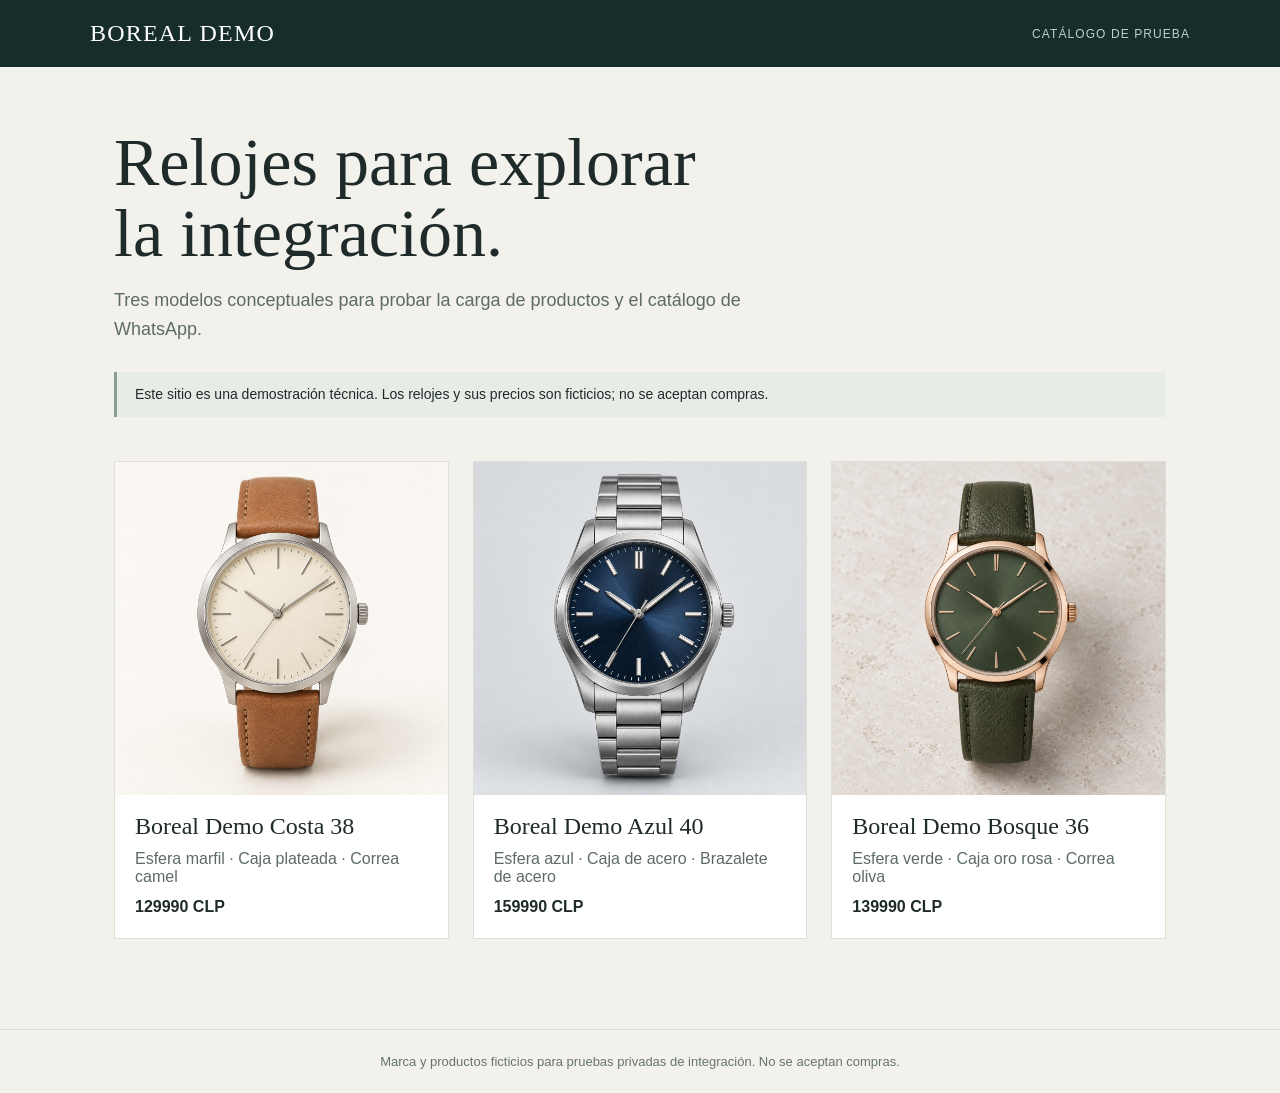
<file: index.html>
<!doctype html>
<html lang="es"><head><meta charset="utf-8"><meta name="viewport" content="width=device-width, initial-scale=1">
<title>Catálogo | Boreal Demo</title><link rel="stylesheet" href="style.css"></head>
<body><header><a class="brand" href="index.html">BOREAL DEMO</a><span class="tag">Catálogo de prueba</span></header>
<main><h1>Relojes para explorar<br>la integración.</h1><p class="intro">Tres modelos conceptuales para probar la carga de productos y el catálogo de WhatsApp.</p><div class="notice">Este sitio es una demostración técnica. Los relojes y sus precios son ficticios; no se aceptan compras.</div><section class="grid"><a class="card" href="products/costa-38.html"><img src="assets/costa-38.png" alt="Boreal Demo Costa 38"><div><h2>Boreal Demo Costa 38</h2><p>Esfera marfil · Caja plateada · Correa camel</p><span class="price">129990 CLP</span></div></a><a class="card" href="products/azul-40.html"><img src="assets/azul-40.png" alt="Boreal Demo Azul 40"><div><h2>Boreal Demo Azul 40</h2><p>Esfera azul · Caja de acero · Brazalete de acero</p><span class="price">159990 CLP</span></div></a><a class="card" href="products/bosque-36.html"><img src="assets/bosque-36.png" alt="Boreal Demo Bosque 36"><div><h2>Boreal Demo Bosque 36</h2><p>Esfera verde · Caja oro rosa · Correa oliva</p><span class="price">139990 CLP</span></div></a></section></main><footer>Marca y productos ficticios para pruebas privadas de integración. No se aceptan compras.</footer></body></html>
</file>
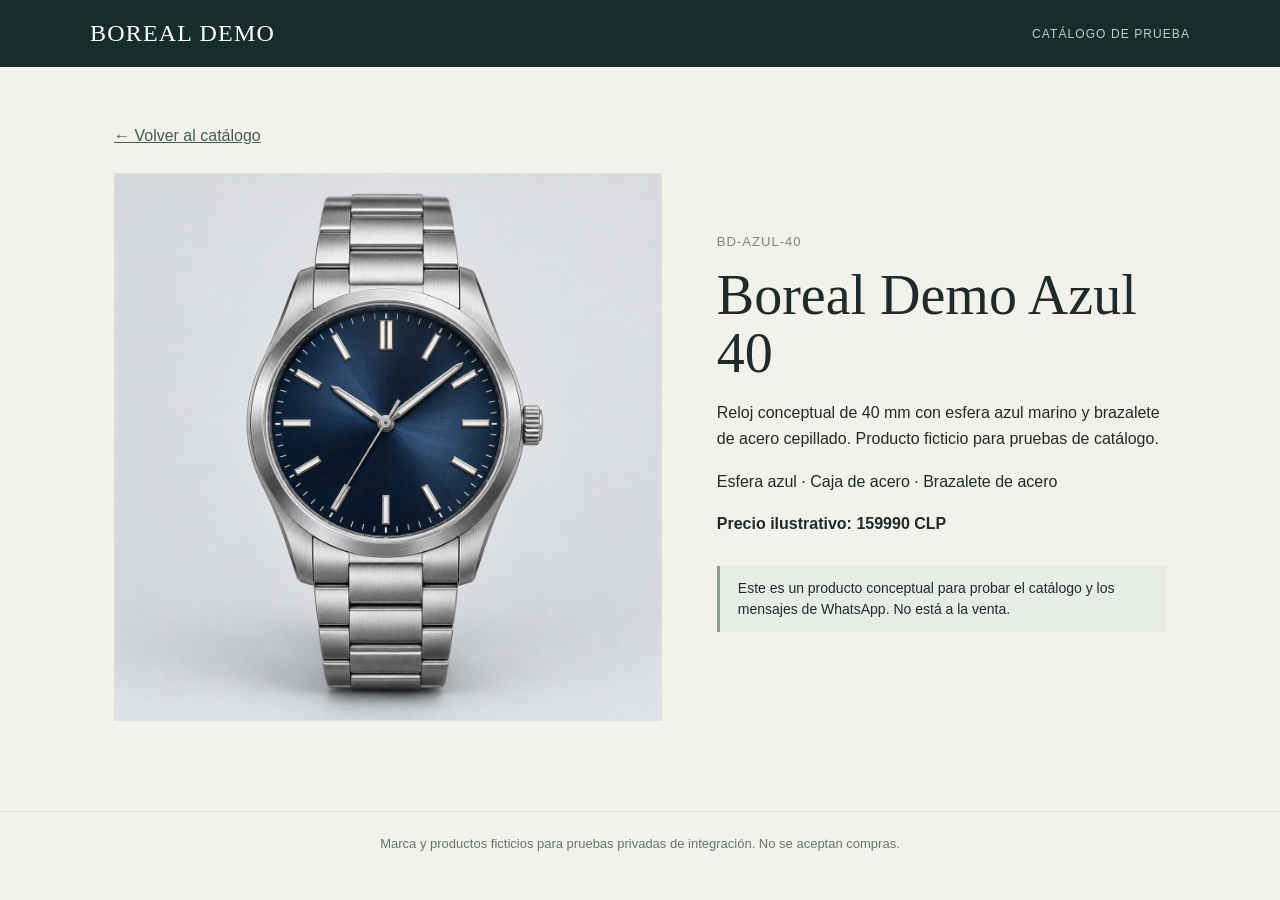
<file: products/azul-40.html>
<!doctype html>
<html lang="es"><head><meta charset="utf-8"><meta name="viewport" content="width=device-width, initial-scale=1">
<title>Boreal Demo Azul 40 | Boreal Demo</title><link rel="stylesheet" href="../style.css"></head>
<body><header><a class="brand" href="../index.html">BOREAL DEMO</a><span class="tag">Catálogo de prueba</span></header>
<main><a class="back" href="../index.html">← Volver al catálogo</a><div class="product"><img src="../assets/azul-40.png" alt="Boreal Demo Azul 40"><div><p class="sku">BD-AZUL-40</p><h1>Boreal Demo Azul 40</h1><p>Reloj conceptual de 40 mm con esfera azul marino y brazalete de acero cepillado. Producto ficticio para pruebas de catálogo.</p><p>Esfera azul · Caja de acero · Brazalete de acero</p><p class="price">Precio ilustrativo: 159990 CLP</p><div class="notice">Este es un producto conceptual para probar el catálogo y los mensajes de WhatsApp. No está a la venta.</div></div></div></main><footer>Marca y productos ficticios para pruebas privadas de integración. No se aceptan compras.</footer></body></html>
</file>
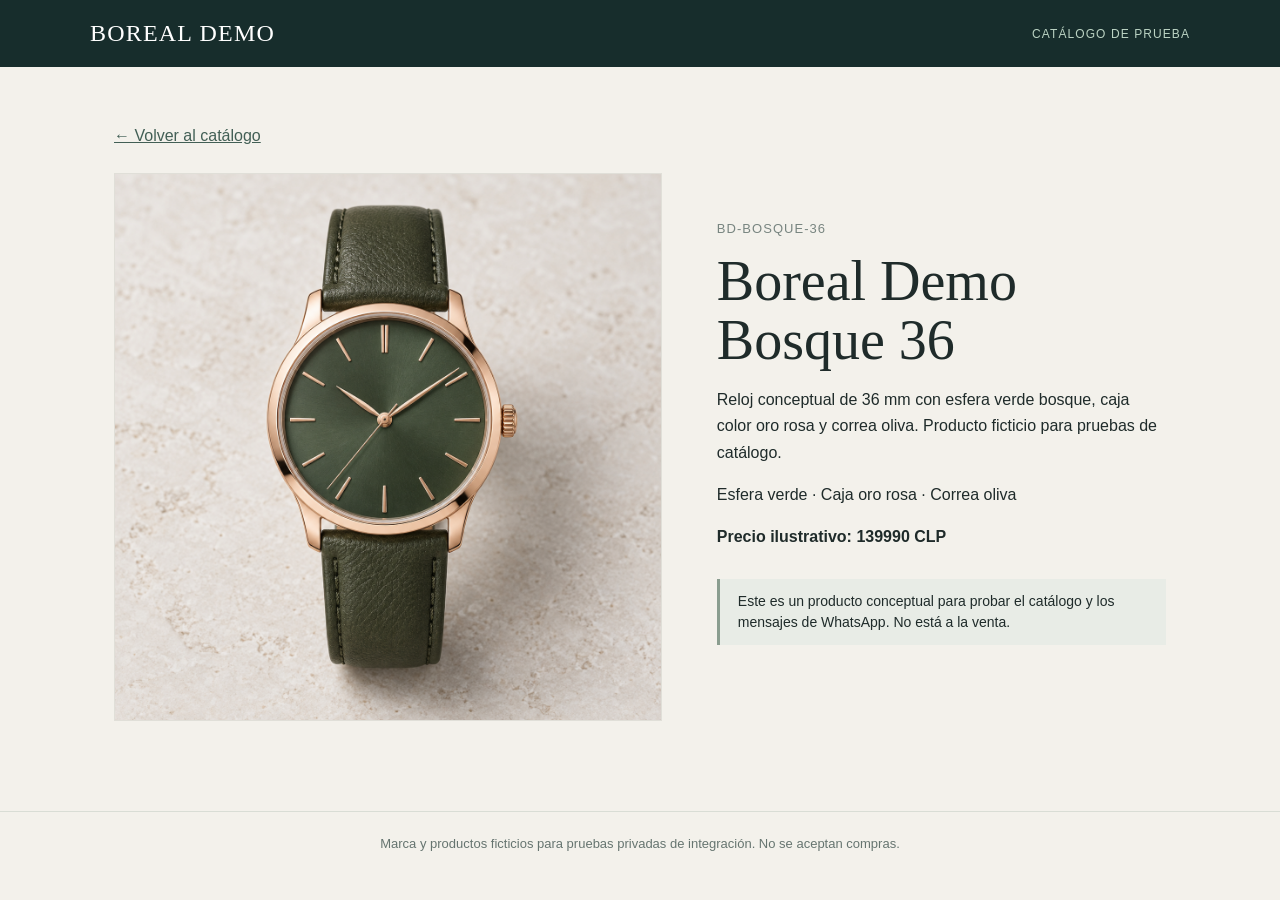
<file: products/bosque-36.html>
<!doctype html>
<html lang="es"><head><meta charset="utf-8"><meta name="viewport" content="width=device-width, initial-scale=1">
<title>Boreal Demo Bosque 36 | Boreal Demo</title><link rel="stylesheet" href="../style.css"></head>
<body><header><a class="brand" href="../index.html">BOREAL DEMO</a><span class="tag">Catálogo de prueba</span></header>
<main><a class="back" href="../index.html">← Volver al catálogo</a><div class="product"><img src="../assets/bosque-36.png" alt="Boreal Demo Bosque 36"><div><p class="sku">BD-BOSQUE-36</p><h1>Boreal Demo Bosque 36</h1><p>Reloj conceptual de 36 mm con esfera verde bosque, caja color oro rosa y correa oliva. Producto ficticio para pruebas de catálogo.</p><p>Esfera verde · Caja oro rosa · Correa oliva</p><p class="price">Precio ilustrativo: 139990 CLP</p><div class="notice">Este es un producto conceptual para probar el catálogo y los mensajes de WhatsApp. No está a la venta.</div></div></div></main><footer>Marca y productos ficticios para pruebas privadas de integración. No se aceptan compras.</footer></body></html>
</file>
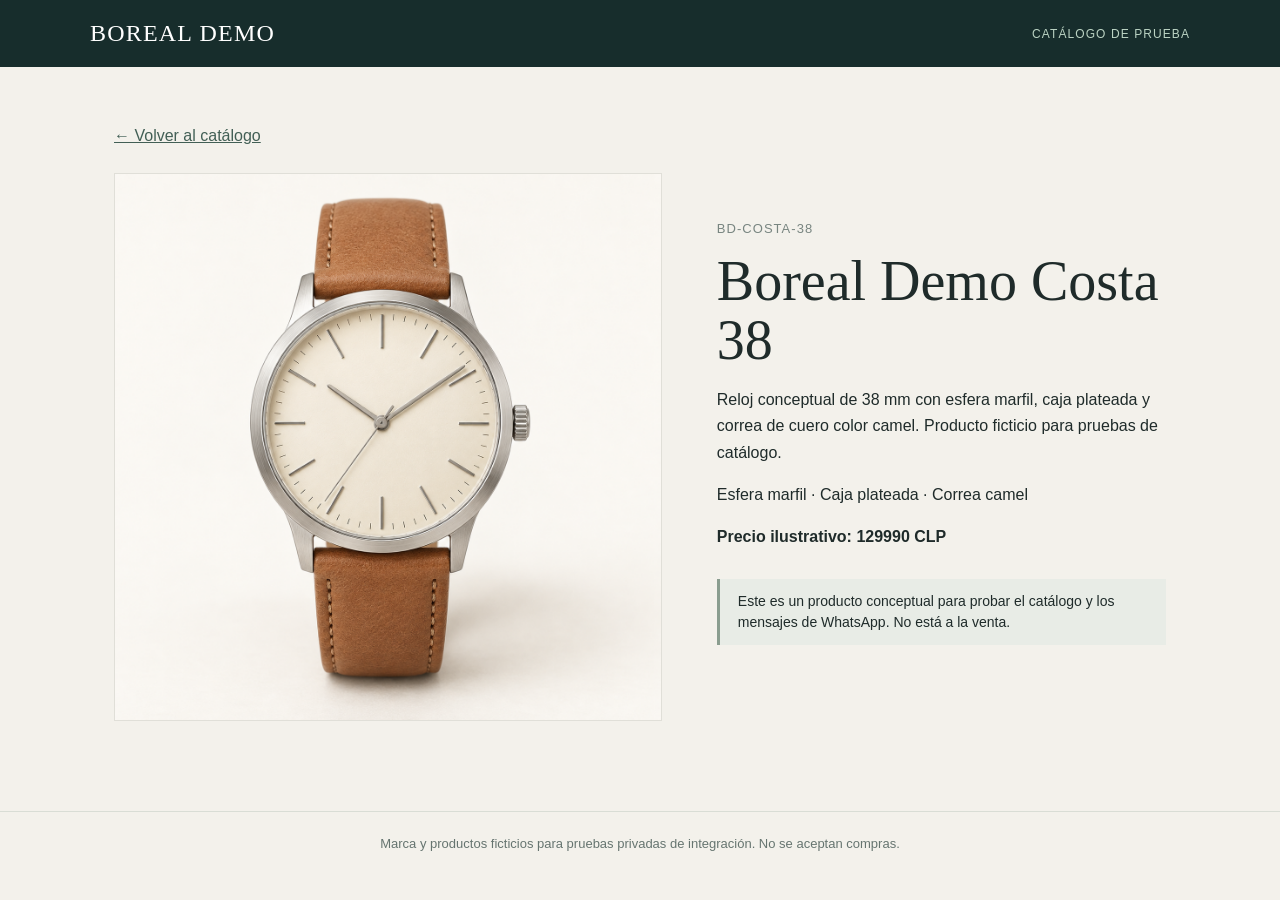
<file: products/costa-38.html>
<!doctype html>
<html lang="es"><head><meta charset="utf-8"><meta name="viewport" content="width=device-width, initial-scale=1">
<title>Boreal Demo Costa 38 | Boreal Demo</title><link rel="stylesheet" href="../style.css"></head>
<body><header><a class="brand" href="../index.html">BOREAL DEMO</a><span class="tag">Catálogo de prueba</span></header>
<main><a class="back" href="../index.html">← Volver al catálogo</a><div class="product"><img src="../assets/costa-38.png" alt="Boreal Demo Costa 38"><div><p class="sku">BD-COSTA-38</p><h1>Boreal Demo Costa 38</h1><p>Reloj conceptual de 38 mm con esfera marfil, caja plateada y correa de cuero color camel. Producto ficticio para pruebas de catálogo.</p><p>Esfera marfil · Caja plateada · Correa camel</p><p class="price">Precio ilustrativo: 129990 CLP</p><div class="notice">Este es un producto conceptual para probar el catálogo y los mensajes de WhatsApp. No está a la venta.</div></div></div></main><footer>Marca y productos ficticios para pruebas privadas de integración. No se aceptan compras.</footer></body></html>
</file>
<file: style.css>
:root { color-scheme: light; font-family: Arial, Helvetica, sans-serif; color: #1f2b2a; background: #f3f1eb; }
* { box-sizing: border-box; }
body { margin: 0; }
header { padding: 20px max(24px, calc((100vw - 1100px) / 2)); background: #172d2c; color: #fff; display: flex; align-items: center; justify-content: space-between; gap: 20px; }
header a { color: inherit; text-decoration: none; }
.brand { font-family: Georgia, serif; font-size: 24px; letter-spacing: .05em; }
.tag { font-size: 12px; letter-spacing: .09em; text-transform: uppercase; color: #bbd3c3; }
main { max-width: 1100px; margin: auto; padding: 60px 24px 90px; }
h1, h2 { font-family: Georgia, serif; font-weight: normal; }
h1 { font-size: clamp(38px, 6vw, 68px); line-height: 1.04; margin: 0 0 18px; }
.intro { color: #5d6b68; max-width: 650px; font-size: 18px; line-height: 1.6; }
.notice { border-left: 3px solid #8a9d8f; padding: 12px 18px; background: #e8ece6; font-size: 14px; line-height: 1.5; margin: 28px 0 44px; }
.grid { display: grid; grid-template-columns: repeat(3, 1fr); gap: 24px; }
.card { color: inherit; text-decoration: none; background: #fff; border: 1px solid #e0dfd8; }
.card img { display: block; width: 100%; aspect-ratio: 1; object-fit: cover; }
.card div { padding: 18px 20px 22px; }
.card h2 { font-size: 24px; margin: 0 0 10px; }
.card p { margin: 0 0 12px; color: #5d6b68; }
.price { font-weight: 700; }
.product { display: grid; grid-template-columns: minmax(0, 1fr) minmax(0, .82fr); gap: 55px; align-items: center; }
.product img { width: 100%; border: 1px solid #e0dfd8; }
.product h1 { font-size: clamp(36px, 5vw, 56px); }
.product p { line-height: 1.65; }
.back { display: inline-block; margin-bottom: 28px; color: #425f55; }
.sku { color: #788580; font-size: 13px; letter-spacing: .08em; }
footer { border-top: 1px solid #d9ddd5; padding: 24px; text-align: center; color: #667570; font-size: 13px; }
@media (max-width: 720px) { .grid { grid-template-columns: 1fr; } .product { grid-template-columns: 1fr; gap: 30px; } header { padding: 20px 24px; } main { padding-top: 42px; } }
</file>
